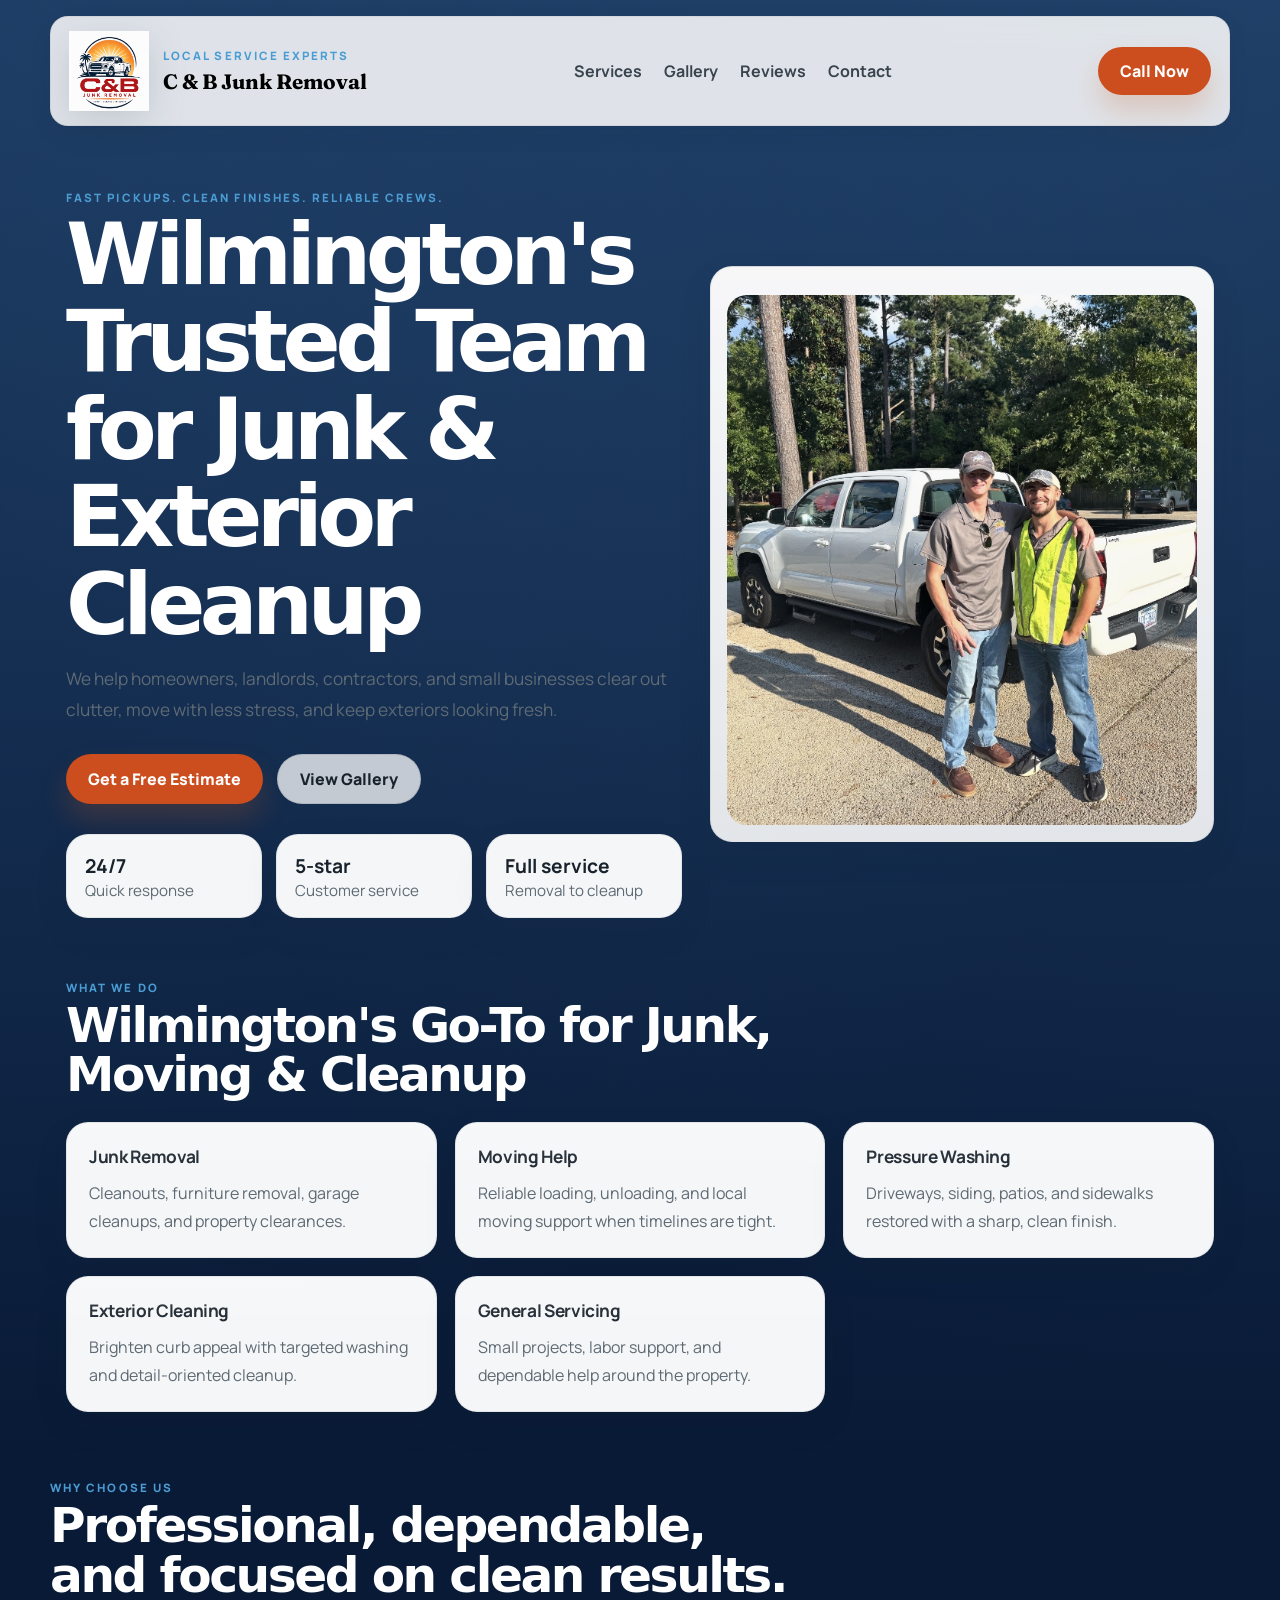
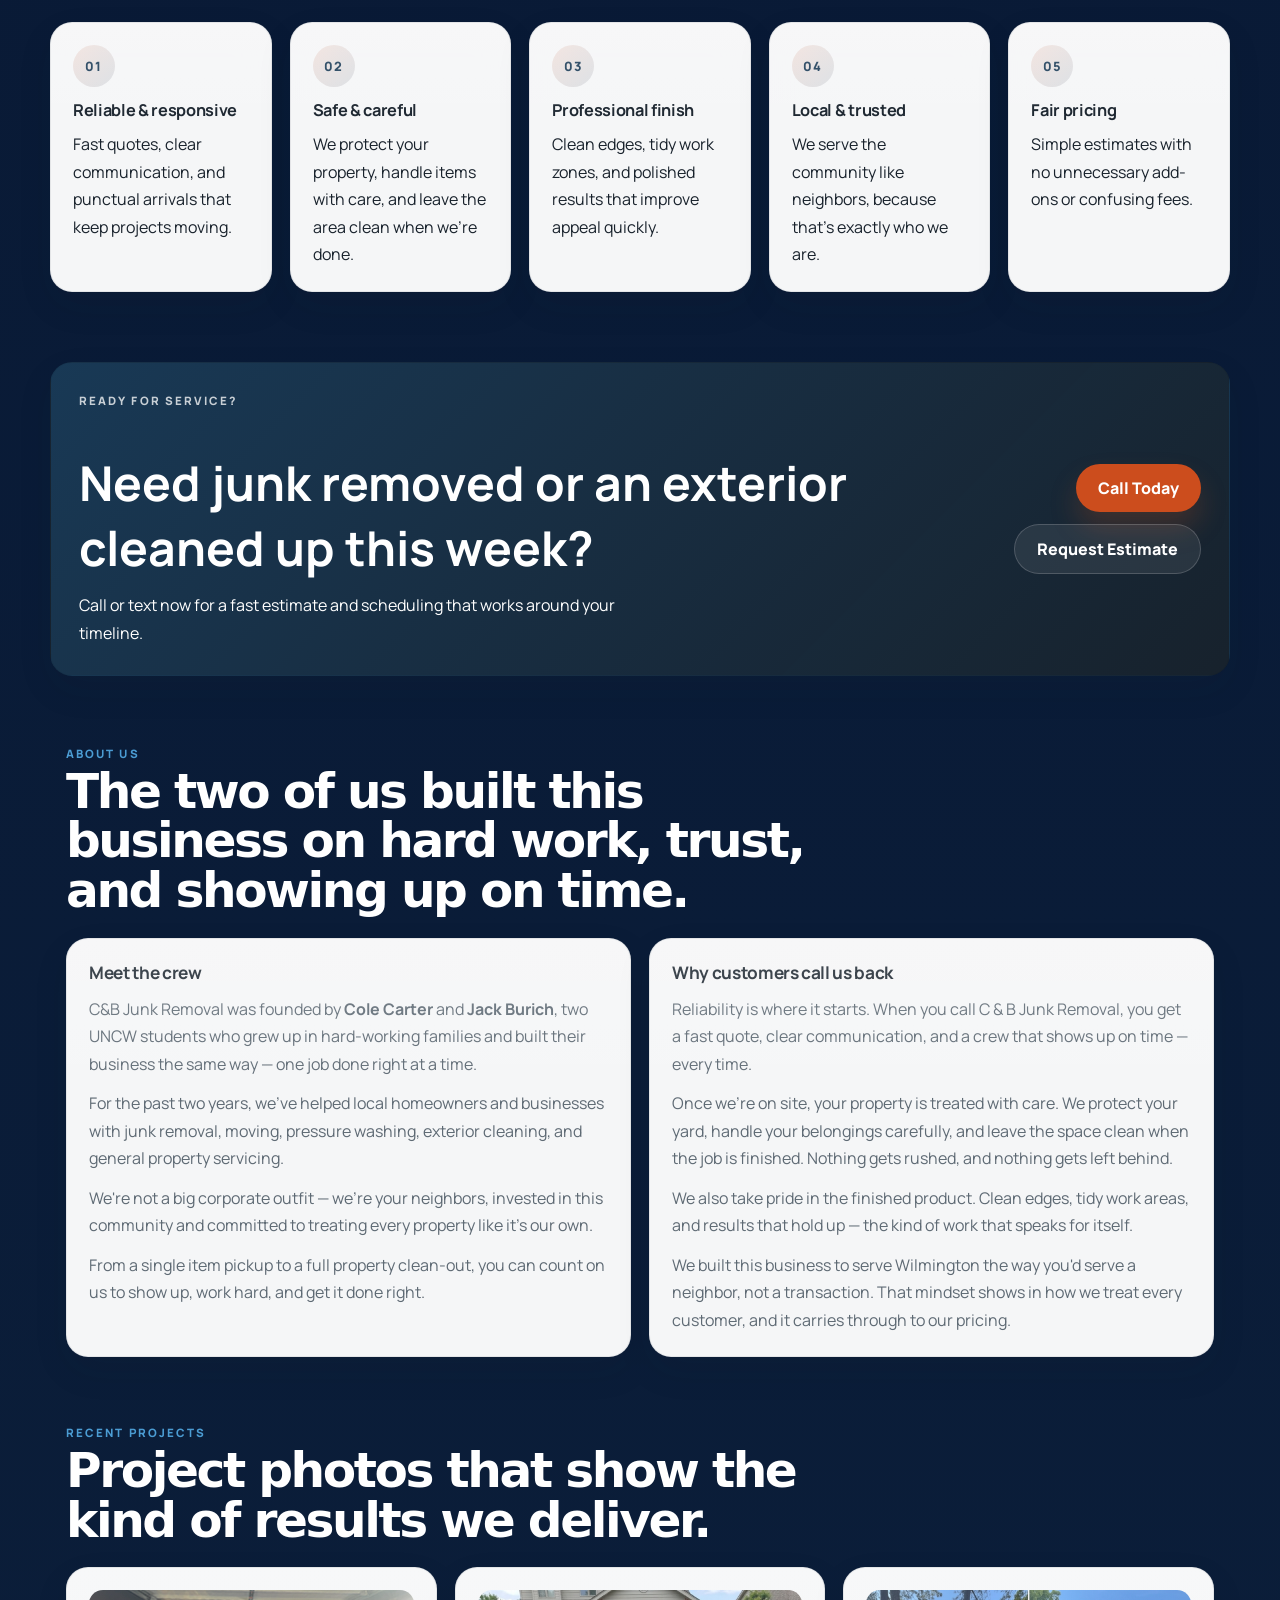
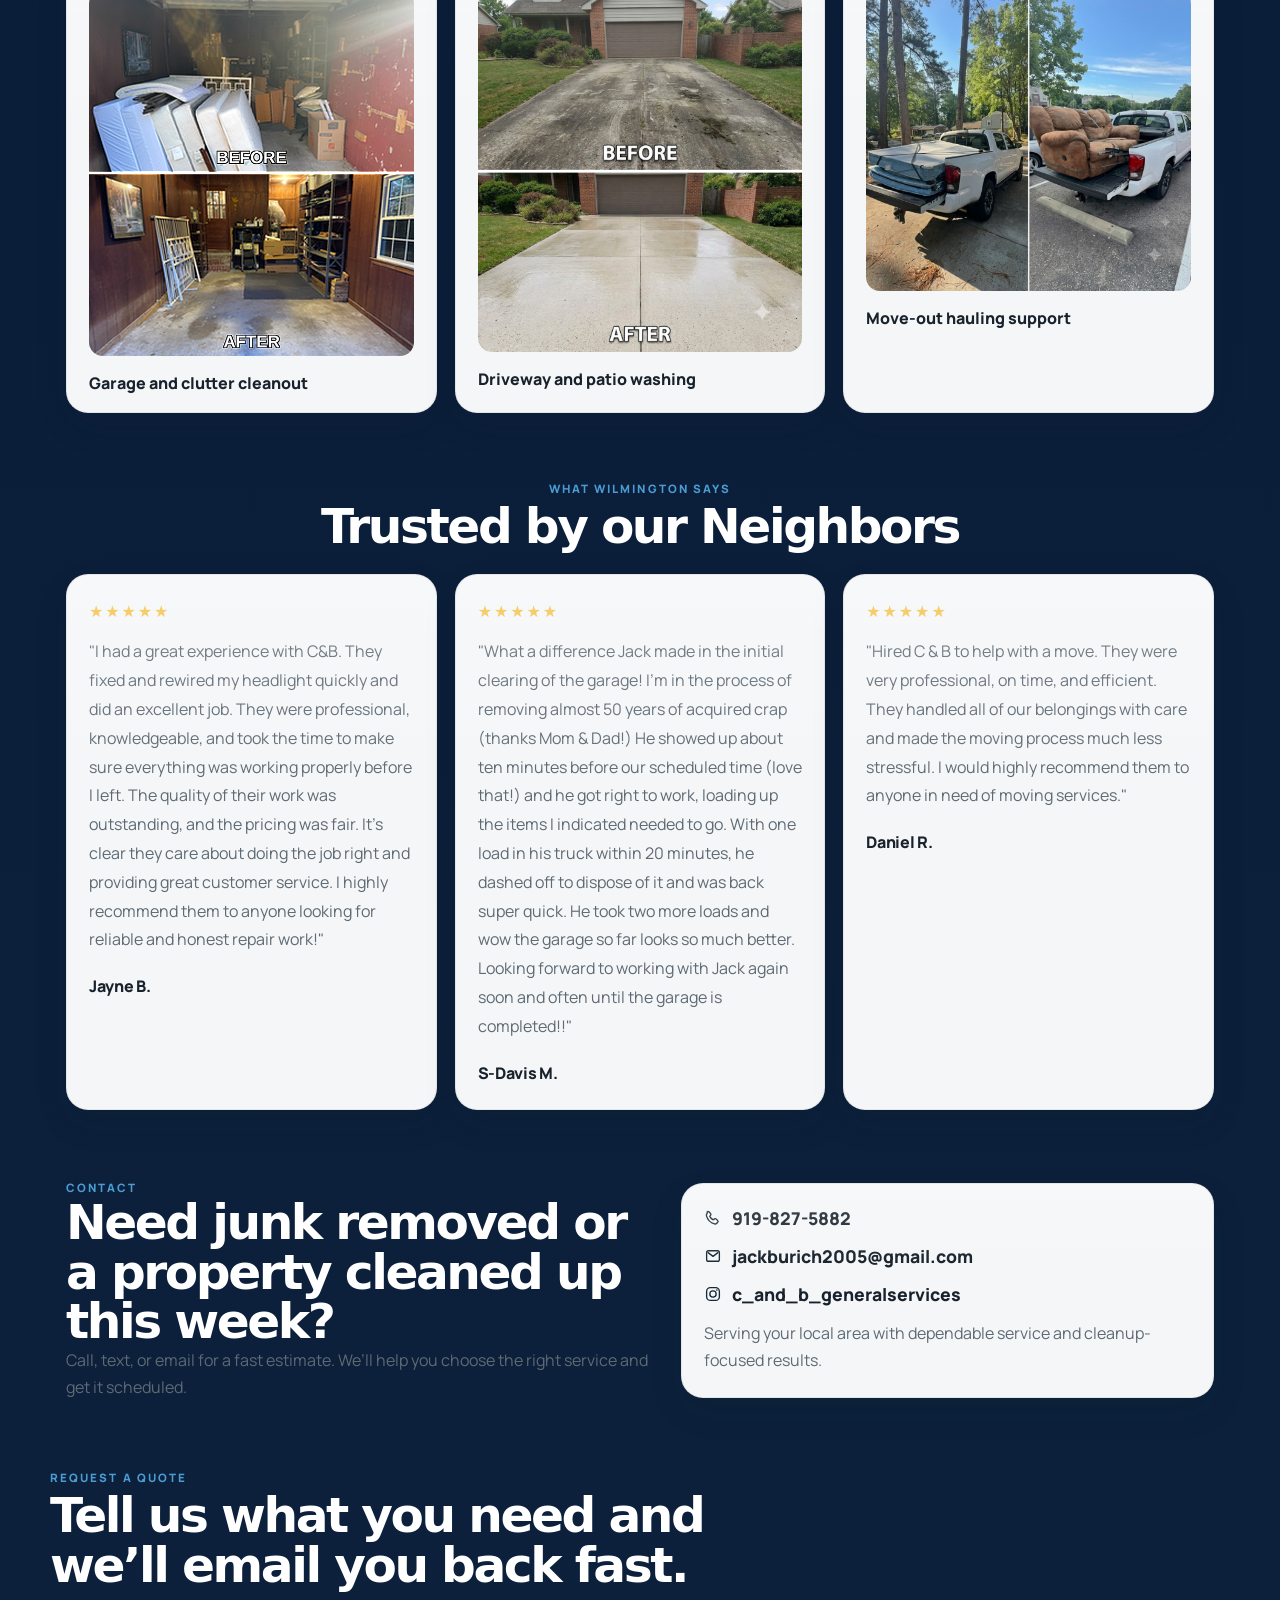
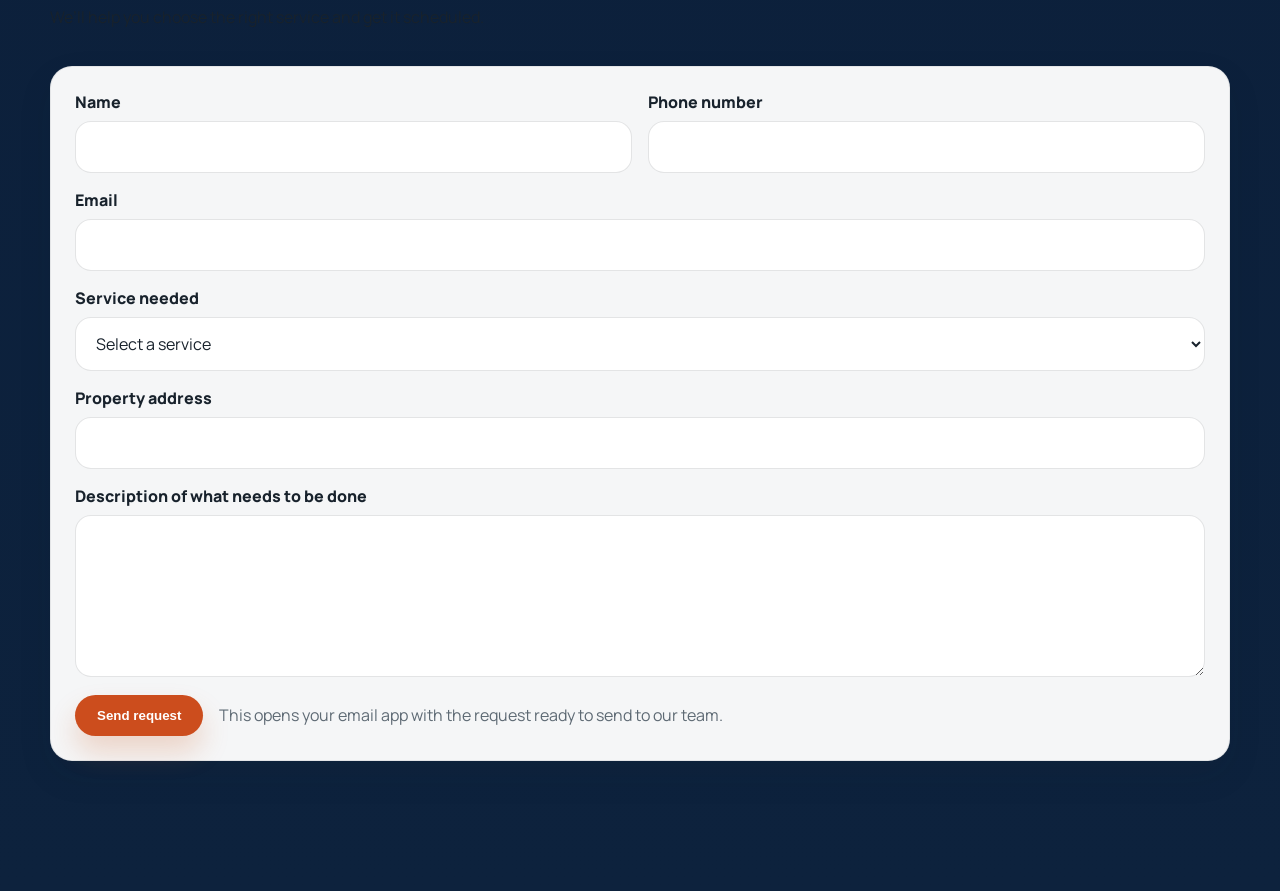
<file: index.html>
<!DOCTYPE html>
<html lang="en">
  <head>
    <meta charset="UTF-8" />
    <meta name="viewport" content="width=device-width, initial-scale=1.0" />
    <title>C & B Junk Removal | Junk Removal, Moving, Pressure Washing & More</title>
    <meta
      name="description"
      content="C & B Junk Removal offers junk removal, moving, pressure washing, exterior cleaning, and general servicing for homes and businesses."
    />
    <link rel="preconnect" href="https://fonts.googleapis.com" />
    <link rel="preconnect" href="https://fonts.gstatic.com" crossorigin />
    <link
      href="https://fonts.googleapis.com/css2?family=Manrope:wght@400;500;600;700;800&family=Fraunces:opsz,wght@9..144,600;9..144,700&display=swap"
      rel="stylesheet"
    />
    <link rel="stylesheet" href="styles.css" />
  </head>
  <body>
    <header class="site-header">
      <div class="brand-wrap">
        <img class="brand-logo" src="assets/Logo copy.png" alt="C & B Junk Removal logo" />
        <div>
          <p class="eyebrow">Local service experts</p>
          <p class="brand-name">C & B Junk Removal</p>
        </div>
      </div>
      <nav class="site-nav" aria-label="Primary">
        <a href="#services">Services</a>
        <a href="gallery.html">Gallery</a>
        <a href="#reviews">Reviews</a>
        <a href="#contact">Contact</a>
      </nav>
      <a class="call-button" href="tel:+19198275882">Call Now</a>
    </header>

    <main>
      <section class="hero">
        <div class="hero-copy">
          <p class="eyebrow">Fast pickups. Clean finishes. Reliable crews.</p>
          <h1>Wilmington's Trusted Team for Junk & Exterior Cleanup</h1>
          <p class="hero-text">
            We help homeowners, landlords, contractors, and small businesses clear out clutter,
            move with less stress, and keep exteriors looking fresh.
          </p>
          <div class="hero-actions">
            <a class="primary-button" href="#contact">Get a Free Estimate</a>
            <a class="secondary-button" href="gallery.html">View Gallery</a>
          </div>
          <ul class="hero-stats" aria-label="Business highlights">
            <li><strong>24/7</strong><span>Quick response</span></li>
            <li><strong>5-star</strong><span>Customer service</span></li>
            <li><strong>Full service</strong><span>Removal to cleanup</span></li>
          </ul>
        </div>
        <div class="hero-card">
          <img src="assets/The boys.jpg" alt="The C & B Junk Removal team standing beside their truck" />
        </div>
      </section>

      <section class="service-strip" id="services">
        <div class="section-heading">
          <p class="eyebrow">What we do</p>
          <h2>Wilmington's Go-To for Junk, Moving & Cleanup</h2>
        </div>
        <div class="service-grid">
          <article>
            <h3>Junk Removal</h3>
            <p>Cleanouts, furniture removal, garage cleanups, and property clearances.</p>
          </article>
          <article>
            <h3>Moving Help</h3>
            <p>Reliable loading, unloading, and local moving support when timelines are tight.</p>
          </article>
          <article>
            <h3>Pressure Washing</h3>
            <p>Driveways, siding, patios, and sidewalks restored with a sharp, clean finish.</p>
          </article>
          <article>
            <h3>Exterior Cleaning</h3>
            <p>Brighten curb appeal with targeted washing and detail-oriented cleanup.</p>
          </article>
          <article>
            <h3>General Servicing</h3>
            <p>Small projects, labor support, and dependable help around the property.</p>
          </article>
        </div>
      </section>

      <section class="trust-section">
        <div class="section-heading">
          <p class="eyebrow">Why choose us</p>
          <h2>Professional, dependable, and focused on clean results.</h2>
        </div>
        <div class="trust-grid">
          <article>
            <span class="trust-icon">01</span>
            <h3>Reliable & responsive</h3>
            <p>Fast quotes, clear communication, and punctual arrivals that keep projects moving.</p>
          </article>
          <article>
            <span class="trust-icon">02</span>
            <h3>Safe & careful</h3>
            <p>We protect your property, handle items with care, and leave the area clean when we’re done.</p>
          </article>
          <article>
            <span class="trust-icon">03</span>
            <h3>Professional finish</h3>
            <p>Clean edges, tidy work zones, and polished results that improve appeal quickly.</p>
          </article>
          <article>
            <span class="trust-icon">04</span>
            <h3>Local & trusted</h3>
            <p>We serve the community like neighbors, because that’s exactly who we are.</p>
          </article>
          <article>
            <span class="trust-icon">05</span>
            <h3>Fair pricing</h3>
            <p>Simple estimates with no unnecessary add-ons or confusing fees.</p>
          </article>
        </div>
      </section>

      <section class="cta-band">
        <div>
          <p class="eyebrow">Ready for service?</p>
          <h2>Need junk removed or an exterior cleaned up this week?</h2>
          <p>Call or text now for a fast estimate and scheduling that works around your timeline.</p>
        </div>
        <div class="cta-band-actions">
          <a class="call-button" href="tel:+19198275882">Call Today</a>
          <a class="secondary-button" href="#contact">Request Estimate</a>
        </div>
      </section>

      <section class="about-section">
        <div class="section-heading">
          <p class="eyebrow">About us</p>
          <h2>The two of us built this business on hard work, trust, and showing up on time.</h2>
        </div>
        <div class="about-grid">
          <article>
            <h3>Meet the crew</h3>
            <p>C&amp;B Junk Removal was founded by <strong>Cole Carter</strong> and <strong>Jack Burich</strong>, two UNCW students who grew up in hard-working families and built their business the same way — one job done right at a time.</p>
            <p>For the past two years, we've helped local homeowners and businesses with junk removal, moving, pressure washing, exterior cleaning, and general property servicing.</p>
            <p>We're not a big corporate outfit — we're your neighbors, invested in this community and committed to treating every property like it's our own.</p>
            <p>From a single item pickup to a full property clean-out, you can count on us to show up, work hard, and get it done right.</p>
          </article>
          <article>
            <h3>Why customers call us back</h3>
            <p>Reliability is where it starts. When you call C &amp; B Junk Removal, you get a fast quote, clear communication, and a crew that shows up on time — every time.</p>
            <p>Once we're on site, your property is treated with care. We protect your yard, handle your belongings carefully, and leave the space clean when the job is finished. Nothing gets rushed, and nothing gets left behind.</p>
            <p>We also take pride in the finished product. Clean edges, tidy work areas, and results that hold up — the kind of work that speaks for itself.</p>
            <p>We built this business to serve Wilmington the way you'd serve a neighbor, not a transaction. That mindset shows in how we treat every customer, and it carries through to our pricing.</p>
          </article>
        </div>
      </section>

      <section class="gallery-section" id="projects">
        <div class="section-heading">
          <p class="eyebrow">Recent projects</p>
          <h2>Project photos that show the kind of results we deliver.</h2>
        </div>
        <div class="gallery-grid">
          <figure>
            <img src="assets/before_after_1230x1385_white_divider.png" alt="Before and after cleanup project" />
            <figcaption>Garage and clutter cleanout</figcaption>
          </figure>
          <figure>
            <img src="assets/driveway_before_after_white_divider.png" alt="Pressure washing project before and after placeholder" />
            <figcaption>Driveway and patio washing</figcaption>
          </figure>
          <figure>
            <img src="assets/Gemini_Generated_Image_x7207xx7207xx720.png" alt="Moving and hauling project before and after placeholder" />
            <figcaption>Move-out hauling support</figcaption>
          </figure>
        </div>
      </section>

      <section class="reviews-section" id="reviews">
        <div class="section-heading">
          <p class="eyebrow">What Wilmington Says</p>
          <h2>Trusted by our Neighbors</h2>
        </div>
        <div class="reviews-grid">
          <blockquote>
            <div class="review-stars" aria-label="5 out of 5 stars">&#9733;&#9733;&#9733;&#9733;&#9733;</div>
            "I had a great experience with C&B. They fixed and rewired my headlight quickly and did an excellent job. They were professional, knowledgeable, and took the time to make sure everything was working properly before I left. The quality of their work was outstanding, and the pricing was fair. It’s clear they care about doing the job right and providing great customer service. I highly recommend them to anyone looking for reliable and honest repair work!"
            <cite>Jayne B.</cite>
          </blockquote>
          <blockquote>
            <div class="review-stars" aria-label="5 out of 5 stars">&#9733;&#9733;&#9733;&#9733;&#9733;</div>
              "What a difference Jack made in the initial clearing of the garage! I'm in the process of removing almost 50 years of acquired crap (thanks Mom &amp; Dad!) He showed up about ten minutes before our scheduled time (love that!) and he got right to work, loading up the items I indicated needed to go. With one load in his truck within 20 minutes, he dashed off to dispose of it and was back super quick. He took two more loads and wow the garage so far looks so much better. Looking forward to working with Jack again soon and often until the garage is completed!!"
            <cite>S-Davis M.</cite>
          </blockquote>
          <blockquote>
            <div class="review-stars" aria-label="5 out of 5 stars">&#9733;&#9733;&#9733;&#9733;&#9733;</div>
            "Hired C & B to help with a move. They were very professional, on time, and efficient. They handled all of our belongings with care and made the moving process much less stressful. I would highly recommend them to anyone in need of moving services."
            <cite>Daniel R.</cite>
          </blockquote>
        </div>
      </section>

      <section class="contact-section" id="contact">
        <div>
          <p class="eyebrow">Contact</p>
          <h2>Need junk removed or a property cleaned up this week?</h2>
          <p>
            Call, text, or email for a fast estimate. We’ll help you choose the right service and get it scheduled.
          </p>
        </div>
        <div class="contact-card">
          <a class="contact-link contact-link-phone" href="tel:+19198275882">919-827-5882</a>
          <a class="contact-link contact-link-email" href="mailto:jackburich2005@gmail.com">jackburich2005@gmail.com</a>
          <a class="contact-link contact-link-instagram" href="https://www.instagram.com/c_and_b_generalservices/" target="_blank" rel="noopener noreferrer">c_and_b_generalservices</a>
          <p>Serving your local area with dependable service and cleanup-focused results.</p>
        </div>
      </section>

      <section class="quote-section" id="quote">
        <div class="section-heading quote-heading">
          <p class="eyebrow">Request a quote</p>
          <h2>Tell us what you need and we’ll email you back fast.</h2>
          <p>We’ll help you choose the right service and get it scheduled.</p>
        </div>

        <form class="quote-form" id="quote-form">
          <div class="quote-form-grid">
            <label class="form-field">
              <span>Name</span>
              <input type="text" name="name" autocomplete="name" required />
            </label>
            <label class="form-field">
              <span>Phone number</span>
              <input type="tel" name="phone" autocomplete="tel" required />
            </label>
            <label class="form-field quote-full-width">
              <span>Email</span>
              <input type="email" name="email" autocomplete="email" required />
            </label>
            <label class="form-field quote-full-width">
              <span>Service needed</span>
              <select name="service" required>
                <option value="" selected disabled>Select a service</option>
                <option>Junk Removal</option>
                <option>Moving Help</option>
                <option>Pressure Washing</option>
                <option>Exterior Cleaning</option>
                <option>General Servicing</option>
              </select>
            </label>
            <label class="form-field quote-full-width">
              <span>Property address</span>
              <input type="text" name="address" autocomplete="street-address" required />
            </label>
            <label class="form-field quote-full-width">
              <span>Description of what needs to be done</span>
              <textarea name="details" rows="6" required></textarea>
            </label>
          </div>
          <div class="quote-form-actions">
            <button class="primary-button form-submit" type="submit">Send request</button>
            <p class="form-note">This opens your email app with the request ready to send to our team.</p>
          </div>
        </form>
      </section>
    </main>

    <script src="script.js"></script>
  </body>
</html>
</file>
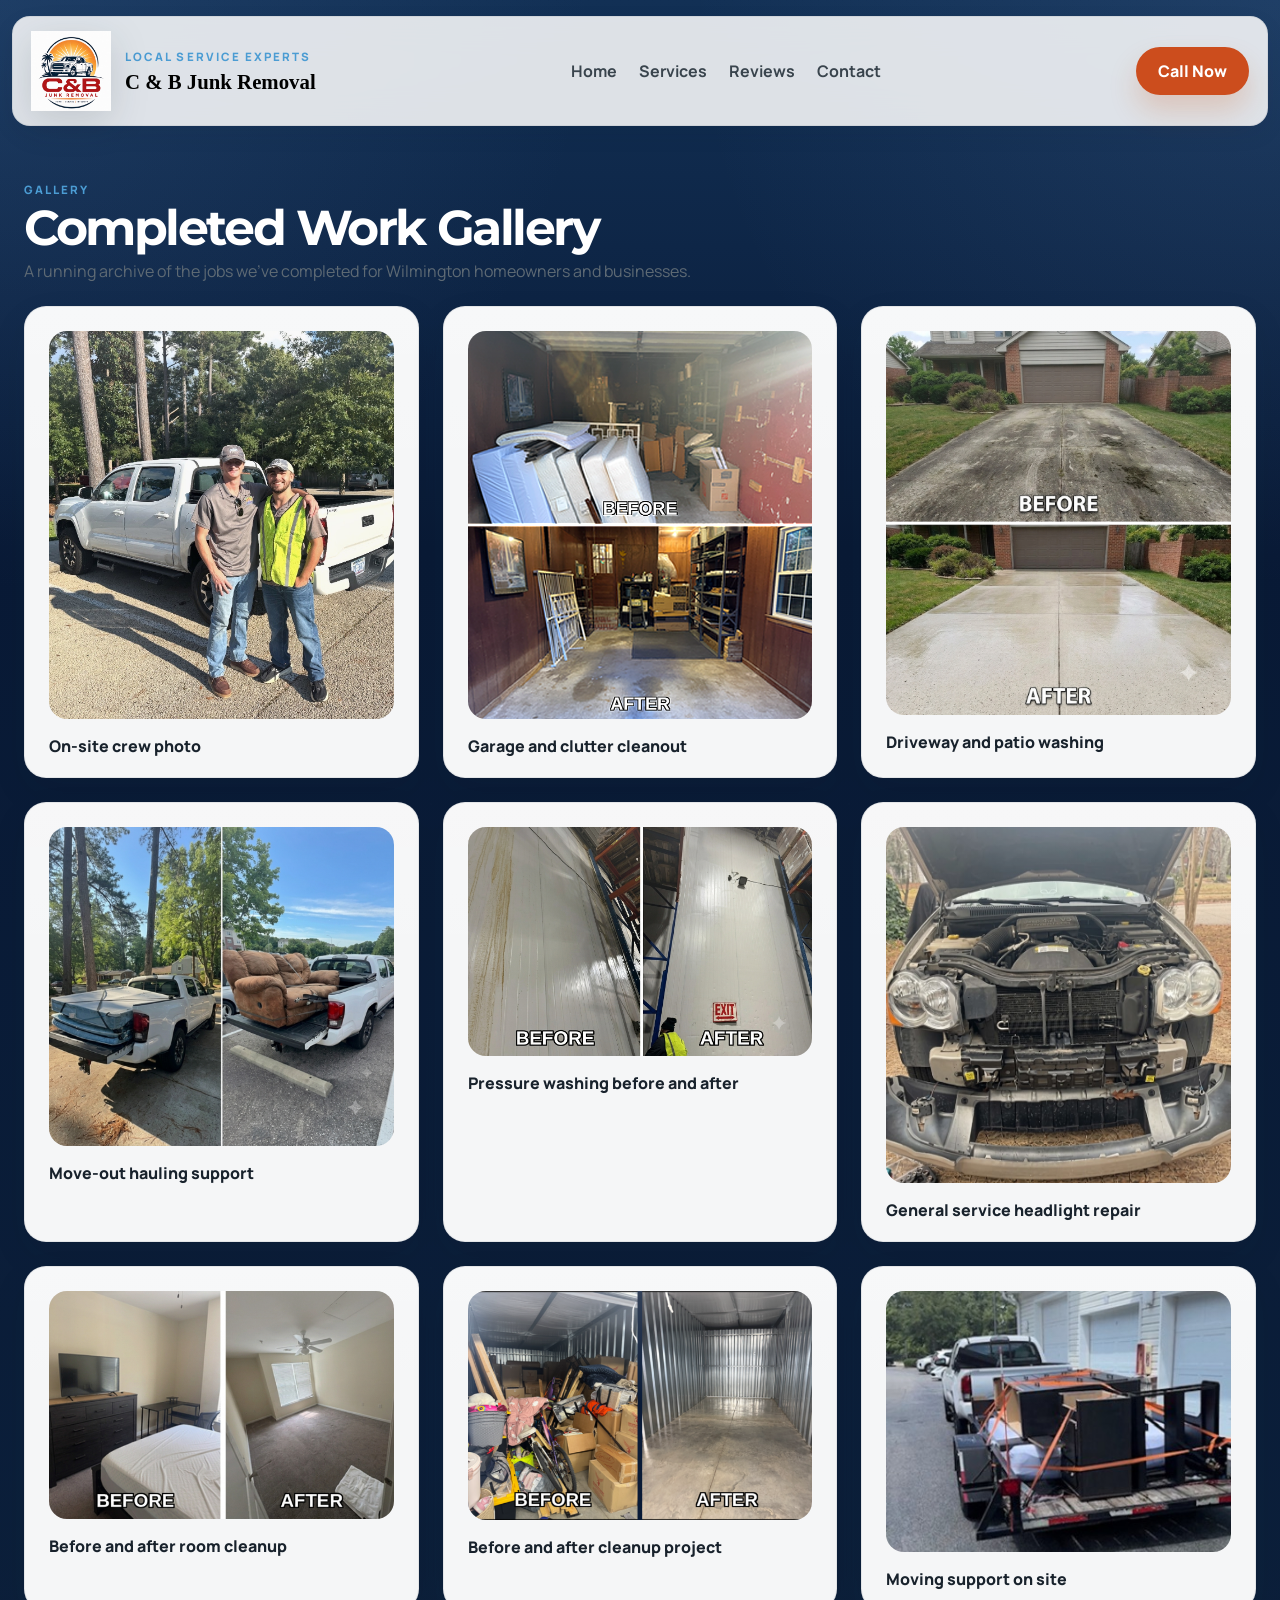
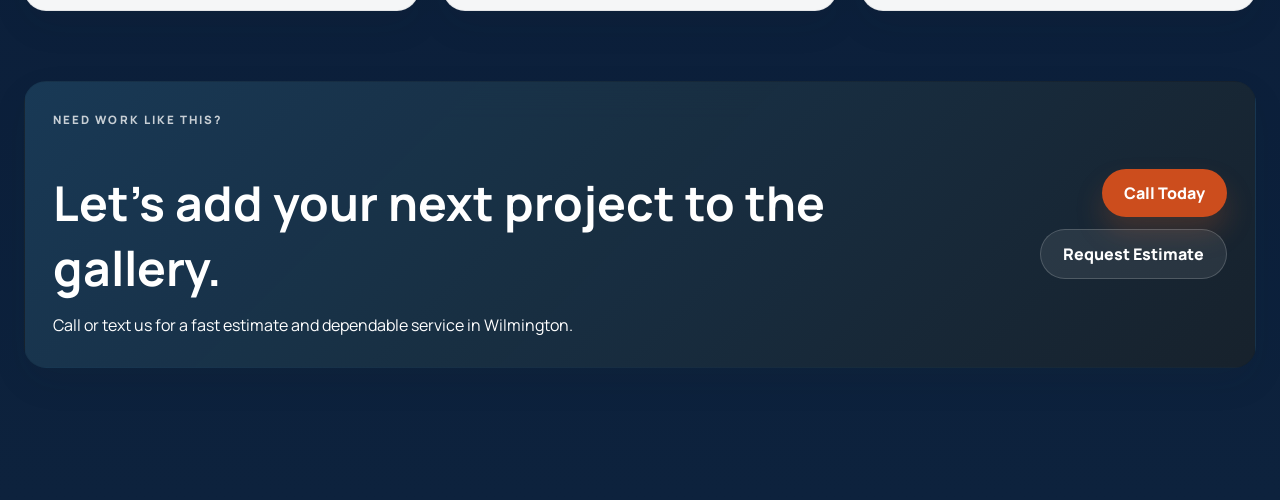
<file: gallery.html>
<!DOCTYPE html>
<html lang="en">
  <head>
    <meta charset="UTF-8" />
    <meta name="viewport" content="width=device-width, initial-scale=1.0" />
    <title>Gallery | C & B Junk Removal</title>
    <meta
      name="description"
      content="Browse completed junk removal, moving, pressure washing, and cleanup work by C & B Junk Removal."
    />
    <link rel="preconnect" href="https://fonts.googleapis.com" />
    <link rel="preconnect" href="https://fonts.gstatic.com" crossorigin />
    <link
      href="https://fonts.googleapis.com/css2?family=Manrope:wght@400;500;600;700;800&family=Montserrat:wght@700&display=swap"
      rel="stylesheet"
    />
    <link rel="stylesheet" href="styles.css" />
  </head>
  <body class="gallery-page">
    <header class="site-header">
      <div class="brand-wrap">
        <img class="brand-logo" src="assets/Logo copy.png" alt="C & B Junk Removal logo" />
        <div>
          <p class="eyebrow">Local service experts</p>
          <p class="brand-name">C & B Junk Removal</p>
        </div>
      </div>
      <nav class="site-nav" aria-label="Primary">
        <a href="index.html">Home</a>
        <a href="index.html#services">Services</a>
        <a href="index.html#reviews">Reviews</a>
        <a href="index.html#contact">Contact</a>
      </nav>
      <a class="call-button" href="tel:+19198275882">Call Now</a>
    </header>

    <main>
      <section class="gallery-section">
        <div class="section-heading">
          <p class="eyebrow">Gallery</p>
          <h2>Completed Work Gallery</h2>
          <p class="section-note">
            A running archive of the jobs we’ve completed for Wilmington homeowners and businesses.
          </p>
        </div>

        <div class="gallery-grid">
          <figure>
            <img src="assets/The boys.jpg" alt="The C & B Junk Removal crew standing beside their truck" />
            <figcaption>On-site crew photo</figcaption>
          </figure>
          <figure>
            <img src="assets/before_after_1230x1385_white_divider.png" alt="Garage cleanout project" />
            <figcaption>Garage and clutter cleanout</figcaption>
          </figure>
          <figure>
            <img src="assets/driveway_before_after_white_divider.png" alt="Pressure washing project" />
            <figcaption>Driveway and patio washing</figcaption>
          </figure>
          <figure>
            <img src="assets/Gemini_Generated_Image_x7207xx7207xx720.png" alt="Move-out hauling project" />
            <figcaption>Move-out hauling support</figcaption>
          </figure>
          <figure>
            <img src="assets/Warehouse.png" alt="Warehouse space" />
            <figcaption>Pressure washing before and after</figcaption>
          </figure>
          <figure>
            <img src="assets/Car.png" alt="General Services" />
            <figcaption>General service headlight repair</figcaption>
          </figure>
          <figure>
            <img src="assets/Before and after room.png" alt="Before and after room cleanup" />
            <figcaption>Before and after room cleanup</figcaption>
          </figure>
          <figure>
            <img src="assets/before_after_cleanup_v2_edit.png" alt="Before and after cleanup project" />
            <figcaption>Before and after cleanup project</figcaption>
          </figure>
          <figure>
            <img src="assets/Moving Truck.jpg" alt="Moving truck ready for service" />
            <figcaption>Moving support on site</figcaption>
          </figure>
        </div>
      </section>

      <section class="cta-band">
        <div>
          <p class="eyebrow">Need work like this?</p>
          <h2>Let’s add your next project to the gallery.</h2>
          <p>Call or text us for a fast estimate and dependable service in Wilmington.</p>
        </div>
        <div class="cta-band-actions">
          <a class="call-button" href="tel:+19198275882">Call Today</a>
          <a class="secondary-button" href="index.html#contact">Request Estimate</a>
        </div>
      </section>
    </main>
  </body>
</html>
</file>
<file: styles.css>
:root {
  color-scheme: dark light;
  --bg: #091A36;
  --panel: rgba(255, 255, 255, 0.96);
  --panel-strong: #ffffff;
  --text: #18222c;
  --muted: #5e6a74;
  --brand: #cc4d1d;
  --brand-dark: #9a3f14;
  --accent: #193a56;
  --border: rgba(24, 34, 44, 0.08);
  --shadow: 0 14px 36px rgba(24, 34, 44, 0.08);
}

* {
  box-sizing: border-box;
}

html {
  scroll-behavior: smooth;
}

body {
  margin: 0;
  font-family: "Manrope", system-ui, sans-serif;
  color: var(--text);
  background-color: var(--bg);
  background:
    radial-gradient(circle at top left, rgba(72, 110, 160, 0.22), transparent 24%),
    radial-gradient(circle at right top, rgba(126, 171, 230, 0.12), transparent 24%),
    linear-gradient(180deg, #123055 0%, #091A36 26%, #0d223d 100%);
}

a {
  color: inherit;
  text-decoration: none;
}

img {
  display: block;
  max-width: 100%;
}

main {
  width: min(1180px, calc(100% - 32px));
  margin: 0 auto;
  padding: 22px 0 96px;
}

.site-header,
.hero,
.service-strip,
.about-section,
.gallery-section,
.reviews-section,
.contact-section {
  width: min(1180px, calc(100% - 32px));
  margin: 0 auto;
}

.site-header {
  position: sticky;
  top: 16px;
  z-index: 20;
  width: min(1180px, calc(100% - 32px));
  display: flex;
  align-items: center;
  justify-content: space-between;
  gap: 18px;
  padding: 14px 18px;
  margin-top: 16px;
  background: rgba(255, 255, 255, 0.86);
  backdrop-filter: blur(18px);
  border: 1px solid rgba(24, 34, 44, 0.07);
  border-radius: 18px;
  box-shadow: 0 8px 24px rgba(24, 34, 44, 0.06);
}

.brand-wrap {
  display: flex;
  align-items: center;
  gap: 14px;
}

.brand-logo {
  width: 80px;
  height: 80px;
  filter: drop-shadow(0 10px 18px rgba(20, 32, 42, 0.14));
}

.eyebrow {
  margin: 0 0 6px;
  text-transform: uppercase;
  letter-spacing: 0.18em;
  font-size: 0.72rem;
  font-weight: 800;
  color: #4B9CD3;
}

.brand-name {
  margin: 0;
  font-family: "Fraunces", Georgia, serif;
  font-size: 1.3rem;
  font-weight: 700;
}

.site-nav {
  display: flex;
  gap: 22px;
  color: #39444d;
  font-weight: 700;
}

.site-nav a:hover,
.site-nav a:focus-visible {
  color: var(--text);
}

.call-button,
.primary-button,
.secondary-button {
  display: inline-flex;
  align-items: center;
  justify-content: center;
  border-radius: 999px;
  padding: 13px 22px;
  font-weight: 800;
  transition: transform 0.2s ease, box-shadow 0.2s ease, background 0.2s ease, border-color 0.2s ease;
}

.call-button,
.primary-button {
  background: var(--brand);
  color: #fff;
  box-shadow: 0 16px 28px rgba(204, 92, 30, 0.22);
}

.secondary-button {
  background: rgba(255, 255, 255, 0.75);
  border: 1px solid rgba(24, 34, 44, 0.12);
}

.call-button:hover,
.primary-button:hover,
.secondary-button:hover {
  transform: translateY(-2px);
}

.hero {
  display: grid;
  grid-template-columns: 1.1fr 0.9fr;
  gap: 28px;
  align-items: center;
  min-height: 78vh;
  padding: 42px 0 28px;
}

.hero-copy h1,
.section-heading h2,
.contact-section h2 {
  margin: 0;
  font-family: "Montserrat", system-ui, sans-serif;
  font-weight: 700;
  line-height: 1.02;
  color: #ffffff;
}

.hero-text-row {
  display: grid;
  grid-template-columns: minmax(0, 1.2fr) minmax(240px, 0.8fr);
  gap: 18px;
  align-items: stretch;
  margin-top: 24px;
}

.hero-inline-image {
  margin: 0;
  padding: 0;
  border-radius: 22px;
  overflow: hidden;
  background: rgba(255, 255, 255, 0.82);
  border: 1px solid rgba(24, 34, 44, 0.08);
  box-shadow: 0 12px 30px rgba(24, 34, 44, 0.08);
}

.hero-inline-image img {
  display: block;
  width: 100%;
  height: 100%;
  min-height: 100%;
  object-fit: cover;
}

.hero-copy h1 {
  font-size: clamp(3rem, 6.7vw, 5.8rem);
  letter-spacing: -0.065em;
  max-width: 10.5ch;
  margin-bottom: 16px;
}

.hero-text,
.section-note,
.service-grid p,
.about-grid p,
.contact-section p,
.contact-card p,
blockquote,
figcaption {
  color: var(--muted);
}

.hero-text {
  font-size: 1.08rem;
  line-height: 1.78;
  margin: 0;
}

.hero-actions {
  display: flex;
  flex-wrap: wrap;
  gap: 14px;
  margin: 28px 0 0;
}

.hero-stats {
  list-style: none;
  display: grid;
  grid-template-columns: repeat(3, minmax(0, 1fr));
  gap: 14px;
  padding: 0;
  margin: 30px 0 0;
}

.hero-stats li,
.hero-card,
.service-grid article,
.about-grid article,
.trust-grid article,
.reviews-grid blockquote,
.contact-card,
figure,
.cta-band {
  background: var(--panel);
  backdrop-filter: blur(18px);
  border: 1px solid var(--border);
  border-radius: 22px;
  box-shadow: var(--shadow);
}

.hero-stats li {
  padding: 18px 18px 16px;
}

.hero-stats strong {
  display: block;
  font-size: 1.2rem;
  color: var(--text);
}

.hero-stats span {
  color: var(--muted);
  font-size: 0.95rem;
}

.hero-card {
  padding: 16px;
  background:
    linear-gradient(180deg, rgba(255, 255, 255, 0.96), rgba(255, 255, 255, 0.88)),
    linear-gradient(135deg, rgba(204, 77, 29, 0.08), rgba(25, 58, 86, 0.08));
}

.hero-card img {
  width: 100%;
  border-radius: 20px;
  margin-top: 12px;
}

.hero-badge {
  display: flex;
  align-items: center;
  justify-content: center;
  gap: 8px;
  background: rgba(25, 58, 86, 0.08);
  color: var(--accent);
  border-radius: 999px;
  padding: 10px 14px;
  font-weight: 800;
  font-size: 0.87rem;
  text-align: center;
}

.hero-caption {
  padding: 18px 6px 8px;
}

.hero-caption p {
  margin: 0;
  font-weight: 800;
}

.hero-caption span,
.section-note {
  display: block;
  margin-top: 6px;
  line-height: 1.6;
}

.section-heading {
  max-width: 760px;
  margin-bottom: 22px;
}

.reviews-section .section-heading {
  margin-left: auto;
  margin-right: auto;
  text-align: center;
}

.reviews-section .section-heading h2 {
  margin-left: auto;
  margin-right: auto;
}

.section-heading h2,
.contact-section h2 {
  font-size: clamp(1.95rem, 3.8vw, 3.2rem);
  letter-spacing: -0.05em;
}

.brand-name {
  color: #000000;
}

.service-strip,
.about-section,
.gallery-section,
.reviews-section,
.contact-section,
.trust-section,
.quote-section {
  padding: 34px 0;
}

.service-strip,
.about-section,
.gallery-section,
.reviews-section,
.contact-section,
.trust-section,
.quote-section,
.cta-band {
  scroll-margin-top: 110px;
}

.service-grid,
.about-grid,
.reviews-grid,
.gallery-grid,
.trust-grid {
  display: grid;
  gap: 18px;
}

.service-grid {
  grid-template-columns: repeat(3, minmax(0, 1fr));
}

.trust-grid {
  grid-template-columns: repeat(5, minmax(0, 1fr));
}

.service-grid article,
.about-grid article,
.trust-grid article,
.reviews-grid blockquote,
.contact-card,
figure {
  padding: 22px;
}

.service-grid h3,
.about-grid h3 {
  margin: 0 0 12px;
  font-size: 1.08rem;
}

.trust-grid h3 {
  margin: 12px 0 10px;
  font-size: 1.02rem;
}

.trust-icon {
  display: inline-flex;
  align-items: center;
  justify-content: center;
  width: 42px;
  height: 42px;
  border-radius: 50%;
  background: linear-gradient(135deg, rgba(204, 77, 29, 0.12), rgba(25, 58, 86, 0.12));
  color: var(--accent);
  font-weight: 900;
  font-size: 0.8rem;
  letter-spacing: 0.08em;
}

.service-grid p,
.about-grid p,
.trust-grid p,
.contact-section p,
.contact-card p {
  margin: 0;
  line-height: 1.72;
}

.about-grid article p + p {
  margin-top: 12px;
}

.service-grid article,
.about-grid article,
.trust-grid article,
.reviews-grid blockquote,
.contact-card,
figure {
  position: relative;
  overflow: hidden;
}

.service-grid article::before,
.about-grid article::before,
.trust-grid article::before,
.reviews-grid blockquote::before,
.contact-card::before,
figure::before {
  content: "";
  position: absolute;
  inset: 0;
  background: linear-gradient(180deg, rgba(255, 255, 255, 0.2), transparent 40%);
  pointer-events: none;
}

.service-grid article:hover,
.about-grid article:hover,
.trust-grid article:hover,
.reviews-grid blockquote:hover,
.contact-card:hover,
figure:hover {
  transform: translateY(-3px);
  box-shadow: 0 24px 48px rgba(24, 34, 44, 0.1);
}

.service-grid article,
.about-grid article,
.trust-grid article,
.reviews-grid blockquote,
.contact-card,
figure {
  transition: transform 0.2s ease, box-shadow 0.2s ease;
}

.about-grid {
  grid-template-columns: repeat(2, minmax(0, 1fr));
}

.gallery-grid {
  grid-template-columns: repeat(3, minmax(0, 1fr));
}

.quote-section {
  display: grid;
  gap: 22px;
}

.quote-heading {
  margin-bottom: 0;
}

.quote-form {
  padding: 24px;
  background: var(--panel);
  border: 1px solid var(--border);
  border-radius: 22px;
  box-shadow: var(--shadow);
}

.quote-form-grid {
  display: grid;
  grid-template-columns: repeat(2, minmax(0, 1fr));
  gap: 16px;
}

.form-field {
  display: grid;
  gap: 8px;
}

.form-field span {
  font-weight: 800;
  color: var(--text);
}

.form-field input,
.form-field select,
.form-field textarea {
  width: 100%;
  border: 1px solid rgba(24, 34, 44, 0.12);
  border-radius: 16px;
  background: rgba(255, 255, 255, 0.98);
  color: var(--text);
  font: inherit;
  padding: 14px 16px;
  outline: none;
  transition: border-color 0.2s ease, box-shadow 0.2s ease;
}

.form-field textarea {
  resize: vertical;
  min-height: 150px;
}

.form-field input:focus,
.form-field select:focus,
.form-field textarea:focus {
  border-color: rgba(204, 77, 29, 0.55);
  box-shadow: 0 0 0 4px rgba(204, 77, 29, 0.12);
}

.quote-full-width {
  grid-column: 1 / -1;
}

.quote-form-actions {
  display: flex;
  align-items: center;
  gap: 16px;
  flex-wrap: wrap;
  margin-top: 18px;
}

.form-submit {
  border: none;
  cursor: pointer;
}

.form-note {
  margin: 0;
  color: var(--muted);
  line-height: 1.6;
}

body.gallery-page main {
  width: min(calc(100% - 24px), 1800px);
  max-width: none;
}

body.gallery-page .gallery-section,
body.gallery-page .cta-band,
body.gallery-page .site-header {
  width: min(calc(100% - 24px), 1800px);
  max-width: none;
}

body.gallery-page .gallery-grid {
  gap: 24px;
}

body.gallery-page .gallery-grid figure {
  padding: 24px 24px 20px;
}

body.gallery-page .gallery-grid figure img {
  border-radius: 18px;
}

figure {
  margin: 0;
}

figure img {
  width: 100%;
  border-radius: 16px;
  margin-bottom: 16px;
}

figcaption {
  font-weight: 800;
}

.reviews-grid {
  grid-template-columns: repeat(3, minmax(0, 1fr));
}

blockquote {
  margin: 0;
  font-size: 1rem;
  line-height: 1.78;
}

.review-stars {
  color: #f5c24b;
  font-size: 1rem;
  letter-spacing: 0.12em;
  font-weight: 700;
  margin-bottom: 12px;
}

blockquote cite {
  display: block;
  margin-top: 18px;
  color: var(--text);
  font-weight: 800;
  font-style: normal;
}

.contact-section {
  display: grid;
  grid-template-columns: 1fr 0.9fr;
  align-items: center;
  gap: 22px;
}

.contact-section .eyebrow {
  color: #4B9CD3;
}

.cta-band {
  display: flex;
  align-items: center;
  justify-content: space-between;
  gap: 24px;
  padding: 28px;
  margin: 36px auto;
  background:
    linear-gradient(135deg, rgba(25, 58, 86, 0.98), rgba(24, 34, 44, 0.96));
  color: #ffffff;
}

.cta-band .eyebrow {
  color: rgba(255, 255, 255, 0.76);
}

.cta-band h2,
.cta-band p {
  color: #ffffff;
}

.cta-band h2 {
  margin-bottom: 12px;
  font-size: clamp(1.9rem, 4vw, 3rem);
}

.cta-band p {
  margin: 0;
  max-width: 56ch;
  line-height: 1.7;
}

.cta-band-actions {
  display: flex;
  gap: 12px;
  flex-wrap: wrap;
  justify-content: flex-end;
}

.cta-band .call-button {
  background: var(--brand);
  color: #ffffff;
}

.cta-band .secondary-button {
  background: rgba(255, 255, 255, 0.08);
  color: #ffffff;
  border-color: rgba(255, 255, 255, 0.18);
}

.contact-card {
  display: grid;
  gap: 14px;
}

.contact-link {
  display: inline-flex;
  align-items: center;
  gap: 10px;
}

.contact-link::before {
  content: "";
  width: 18px;
  height: 18px;
  flex: 0 0 18px;
  background-repeat: no-repeat;
  background-position: center;
  background-size: contain;
}

.contact-link-phone::before {
  background-image: url("data:image/svg+xml,%3Csvg xmlns='http://www.w3.org/2000/svg' viewBox='0 0 24 24' fill='none'%3E%3Cpath d='M6.6 3.8l2.1 2.1c.6.6.7 1.5.2 2.2l-1.2 1.7c.9 2 2.6 3.7 4.6 4.6l1.7-1.2c.7-.5 1.6-.4 2.2.2l2.1 2.1c.6.6.6 1.6 0 2.2l-1.3 1.3c-.8.8-2 1.1-3.1.8-5.1-1.4-9.2-5.5-10.6-10.6-.3-1.1 0-2.3.8-3.1L4.4 3.8c.6-.6 1.6-.6 2.2 0Z' stroke='%23182A38' stroke-width='1.8' stroke-linecap='round' stroke-linejoin='round'/%3E%3C/svg%3E");
}

.contact-link-instagram::before {
  background-image: url("data:image/svg+xml,%3Csvg xmlns='http://www.w3.org/2000/svg' viewBox='0 0 24 24' fill='none'%3E%3Crect x='3.5' y='3.5' width='17' height='17' rx='5' stroke='%23182A38' stroke-width='1.8'/%3E%3Ccircle cx='12' cy='12' r='4.2' stroke='%23182A38' stroke-width='1.8'/%3E%3Ccircle cx='17.2' cy='6.8' r='1.1' fill='%23182A38'/%3E%3C/svg%3E");
}

.contact-link-email::before {
  background-image: url("data:image/svg+xml,%3Csvg xmlns='http://www.w3.org/2000/svg' viewBox='0 0 24 24' fill='none'%3E%3Crect x='3.5' y='5' width='17' height='14' rx='2.5' stroke='%23182A38' stroke-width='1.8'/%3E%3Cpath d='M5.5 7.5L12 12.5L18.5 7.5' stroke='%23182A38' stroke-width='1.8' stroke-linecap='round' stroke-linejoin='round'/%3E%3C/svg%3E");
}

.contact-card a {
  font-size: 1.1rem;
  font-weight: 800;
}

.contact-card a:hover {
  color: var(--brand-dark);
}

.reviews-grid blockquote {
  font-size: 1rem;
  line-height: 1.8;
}

.reviews-grid blockquote cite {
  display: block;
  margin-top: 18px;
  color: var(--text);
  font-weight: 800;
  font-style: normal;
}

.gallery-grid figure figcaption {
  color: var(--text);
}

.gallery-grid figure img {
  border-radius: 14px;
}

.gallery-grid figure {
  padding-bottom: 18px;
}

.gallery-empty-frame {
  min-height: 320px;
  border: 2px dashed rgba(24, 34, 44, 0.16);
  background:
    linear-gradient(180deg, rgba(255, 255, 255, 0.72), rgba(255, 255, 255, 0.9)),
    repeating-linear-gradient(
      45deg,
      rgba(24, 34, 44, 0.03),
      rgba(24, 34, 44, 0.03) 10px,
      rgba(24, 34, 44, 0.06) 10px,
      rgba(24, 34, 44, 0.06) 20px
    );
}

.gallery-empty-frame div {
  width: 100%;
  min-height: 250px;
  border-radius: 16px;
  border: 1px solid rgba(24, 34, 44, 0.08);
  background: rgba(255, 255, 255, 0.55);
}

.about-grid article h3,
.trust-grid article h3,
.service-grid article h3,
.reviews-grid blockquote cite {
  letter-spacing: -0.02em;
}

.site-header,
.hero,
.service-strip,
.about-section,
.gallery-section,
.reviews-section,
.contact-section {
  animation: rise 0.7s ease both;
}

@keyframes rise {
  from {
    opacity: 0;
    transform: translateY(16px);
  }
  to {
    opacity: 1;
    transform: translateY(0);
  }
}

@media (max-width: 1080px) {
  .site-header {
    width: min(1180px, calc(100% - 24px));
    flex-wrap: wrap;
  }

  .site-nav {
    order: 3;
    width: 100%;
    justify-content: center;
    flex-wrap: wrap;
  }

  .hero,
  .contact-section {
    grid-template-columns: 1fr;
  }

  .cta-band {
    flex-direction: column;
    align-items: flex-start;
  }

  .cta-band-actions {
    justify-content: flex-start;
  }

  .hero {
    min-height: auto;
    padding-top: 28px;
  }

  .hero-copy-top {
    grid-template-columns: 1fr;
  }

  .hero-text-row {
    grid-template-columns: 1fr;
  }

  .hero-inline-image {
    max-width: 280px;
    min-height: 280px;
  }

  .service-grid,
  .gallery-grid,
  .reviews-grid,
  .trust-grid,
  .quote-form-grid {
    grid-template-columns: repeat(2, minmax(0, 1fr));
  }
}

@media (max-width: 720px) {
  main,
  .site-header,
  .hero,
  .service-strip,
  .about-section,
  .gallery-section,
  .reviews-section,
  .contact-section {
    width: min(100% - 20px, 1180px);
  }

  .site-header {
    position: static;
    margin-top: 12px;
    padding: 14px 14px 16px;
    border-radius: 18px;
  }

  .hero-copy h1 {
    font-size: clamp(2.5rem, 13vw, 4rem);
  }

  .hero-inline-image {
    max-width: 100%;
    min-height: 240px;
  }

  .hero-stats,
  .about-grid,
  .service-grid,
  .gallery-grid,
  .reviews-grid,
  .trust-grid,
  .quote-form-grid {
    grid-template-columns: 1fr;
  }

  .quote-form-actions {
    display: grid;
  }

  .site-nav {
    gap: 16px;
  }

  .call-button,
  .primary-button,
  .secondary-button {
    width: 100%;
  }

  .hero-actions {
    display: grid;
  }

  .cta-band {
    padding: 22px;
  }

  .cta-band-actions,
  .cta-band .call-button,
  .cta-band .secondary-button {
    width: 100%;
  }
}
</file>
